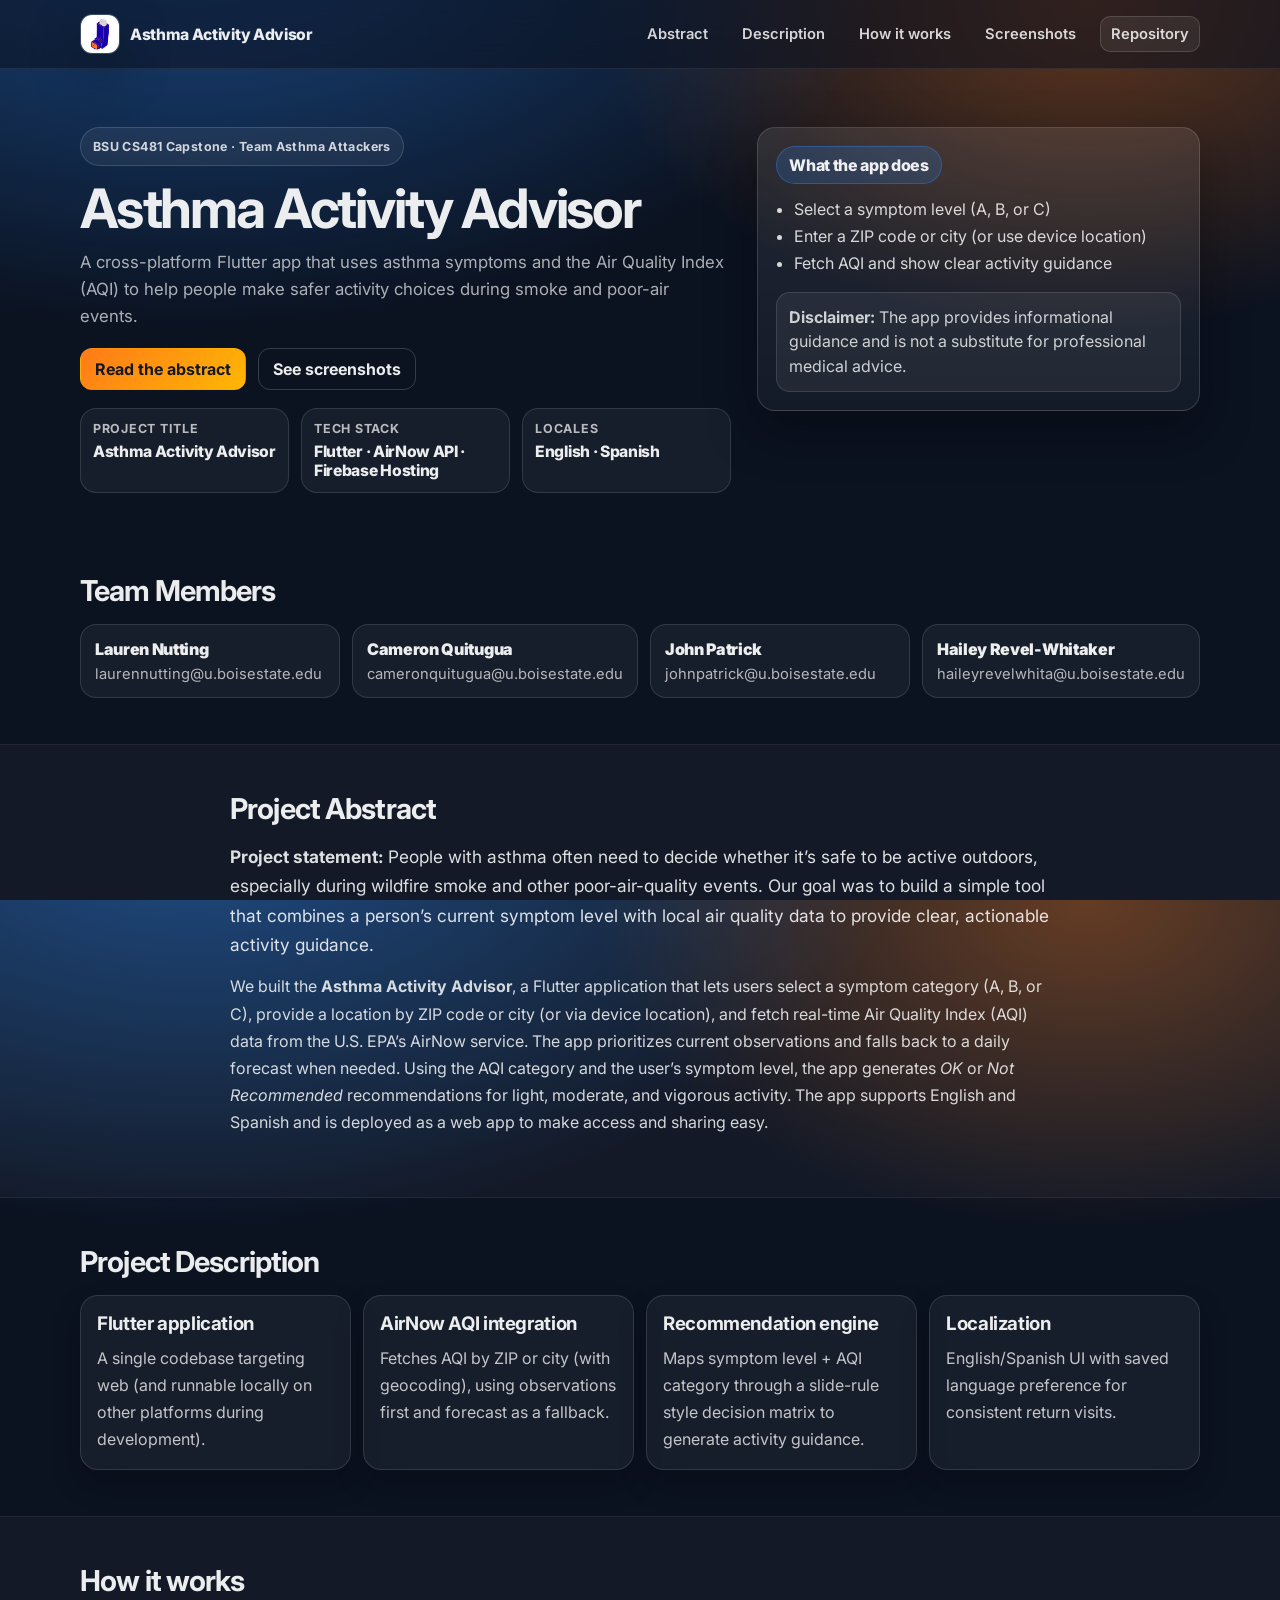
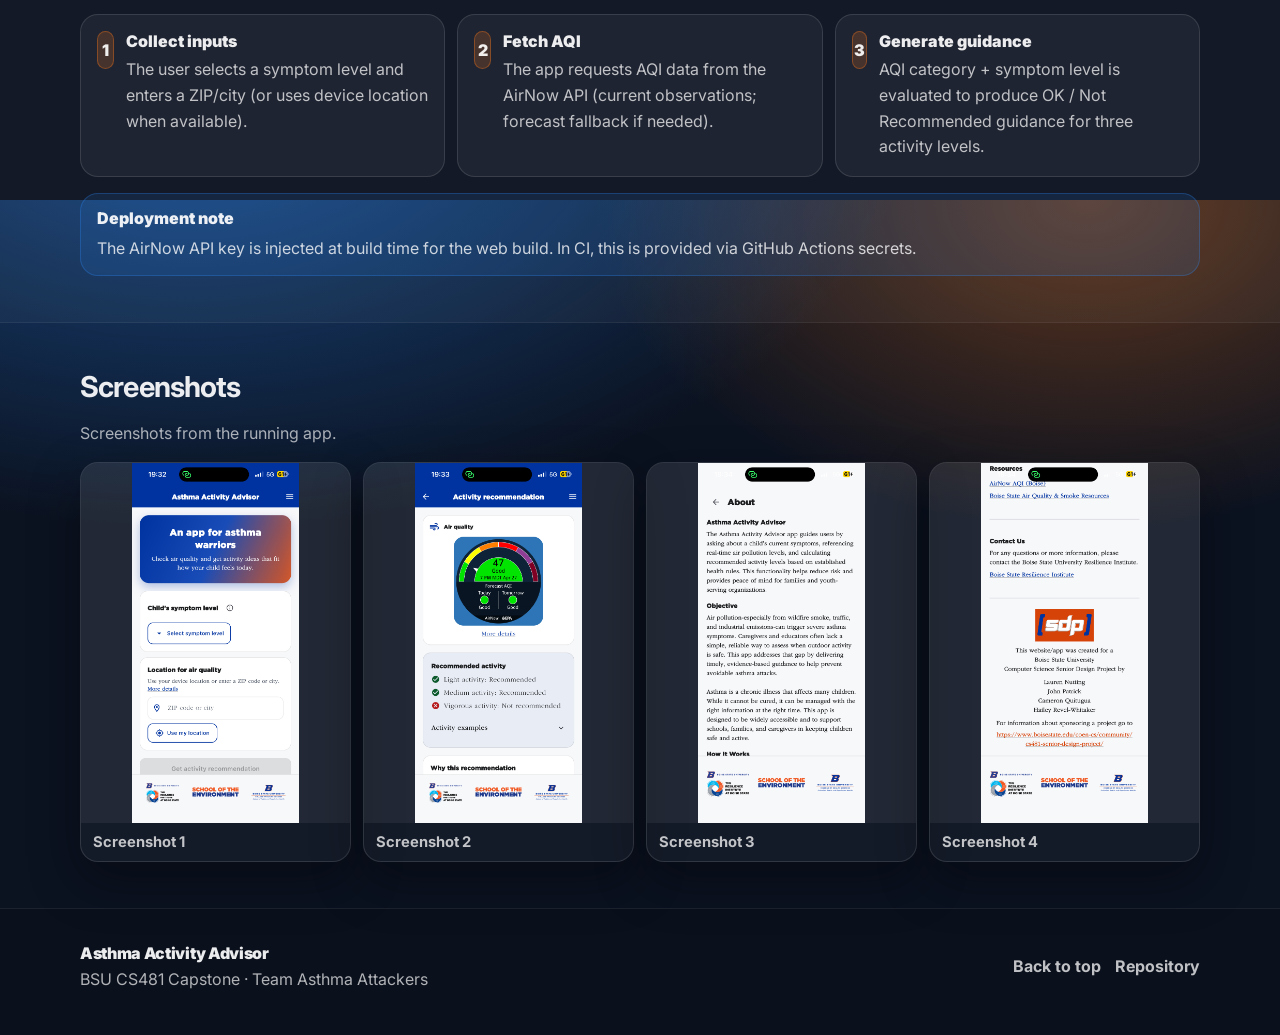
<file: docs/index.html>
<!doctype html>
<html lang="en">
  <head>
    <meta charset="utf-8" />
    <meta name="viewport" content="width=device-width, initial-scale=1" />
    <meta
      name="description"
      content="Asthma Activity Advisor: a Flutter app that combines asthma symptom levels with local Air Quality Index (AQI) data to recommend safer activity levels."
    />
    <title>Asthma Activity Advisor | GitHub Pages</title>

    <link rel="preconnect" href="https://fonts.googleapis.com" />
    <link rel="preconnect" href="https://fonts.gstatic.com" crossorigin />
    <link
      href="https://fonts.googleapis.com/css2?family=Inter:wght@400;500;600;700;800&display=swap"
      rel="stylesheet"
    />
    <link rel="stylesheet" href="./assets/style.css" />
  </head>

  <body>
    <header class="site-header">
      <nav class="nav container">
        <a class="brand" href="#top" aria-label="Asthma Activity Advisor home">
          <img
            class="brand-mark"
            src="./assets/logo.png"
            alt="Asthma Activity Advisor logo"
            width="40"
            height="40"
          />
          <span class="brand-name">Asthma Activity Advisor</span>
        </a>

        <div class="nav-links">
          <a href="#abstract">Abstract</a>
          <a href="#description">Description</a>
          <a href="#how-it-works">How it works</a>
          <a href="#screenshots">Screenshots</a>
          <a
            class="btn btn-secondary"
            href="https://github.com/cs481-ekh/s26-asthma-attackers"
            target="_blank"
            rel="noreferrer"
            >Repository</a
          >
        </div>
      </nav>
    </header>

    <main id="top">
      <section class="hero">
        <div class="container hero-grid">
          <div>
            <p class="kicker">BSU CS481 Capstone · Team Asthma Attackers</p>
            <h1 class="hero-title">Asthma Activity Advisor</h1>
            <p class="hero-subtitle">
              A cross-platform Flutter app that uses asthma symptoms and the
              Air Quality Index (AQI) to help people make safer activity choices
              during smoke and poor-air events.
            </p>

            <div class="hero-cta">
              <a class="btn btn-primary" href="#abstract">Read the abstract</a>
              <a class="btn btn-ghost" href="#screenshots">See screenshots</a>
            </div>

            <div class="meta">
              <div class="meta-card">
                <div class="meta-label">Project title</div>
                <div class="meta-value">Asthma Activity Advisor</div>
              </div>
              <div class="meta-card">
                <div class="meta-label">Tech stack</div>
                <div class="meta-value">Flutter · AirNow API · Firebase Hosting</div>
              </div>
              <div class="meta-card">
                <div class="meta-label">Locales</div>
                <div class="meta-value">English · Spanish</div>
              </div>
            </div>
          </div>

          <div class="hero-panel" aria-label="Highlights">
            <div class="hero-panel-inner">
              <div class="pill">What the app does</div>
              <ul class="checklist">
                <li>Select a symptom level (A, B, or C)</li>
                <li>Enter a ZIP code or city (or use device location)</li>
                <li>Fetch AQI and show clear activity guidance</li>
              </ul>
              <div class="hero-note">
                <strong>Disclaimer:</strong> The app provides informational
                guidance and is not a substitute for professional medical
                advice.
              </div>
            </div>
          </div>
        </div>
      </section>

      <section class="section" id="team">
        <div class="container">
          <h2>Team Members</h2>
          <div class="team-grid">
            <div class="person">
              <div class="person-name">Lauren Nutting</div>
              <div class="person-meta">laurennutting@u.boisestate.edu</div>
            </div>
            <div class="person">
              <div class="person-name">Cameron Quitugua</div>
              <div class="person-meta">cameronquitugua@u.boisestate.edu</div>
            </div>
            <div class="person">
              <div class="person-name">John Patrick</div>
              <div class="person-meta">johnpatrick@u.boisestate.edu</div>
            </div>
            <div class="person">
              <div class="person-name">Hailey Revel-Whitaker</div>
              <div class="person-meta">haileyrevelwhita@u.boisestate.edu</div>
            </div>
          </div>
        </div>
      </section>

      <section class="section section-alt" id="abstract">
        <div class="container narrow">
          <h2>Project Abstract</h2>
          <p class="lead">
            <strong>Project statement:</strong> People with asthma often need to
            decide whether it’s safe to be active outdoors, especially during
            wildfire smoke and other poor-air-quality events. Our goal was to
            build a simple tool that combines a person’s current symptom level
            with local air quality data to provide clear, actionable activity
            guidance.
          </p>
          <p>
            We built the <strong>Asthma Activity Advisor</strong>, a Flutter
            application that lets users select a symptom category (A, B, or C), provide
            a location by ZIP code or city (or via device location), and fetch
            real-time Air Quality Index (AQI) data from the U.S. EPA’s AirNow
            service. The app prioritizes current observations and falls back to
            a daily forecast when needed. Using the AQI category and the user’s
            symptom level, the app generates <em>OK</em> or
            <em>Not Recommended</em> recommendations for light, moderate, and
            vigorous activity. The app supports English and Spanish and is
            deployed as a web app to make access and sharing easy.
          </p>
        </div>
      </section>

      <section class="section" id="description">
        <div class="container">
          <h2>Project Description</h2>
          <div class="cards">
            <article class="card">
              <h3>Flutter application</h3>
              <p>
                A single codebase targeting web (and runnable locally on other
                platforms during development).
              </p>
            </article>
            <article class="card">
              <h3>AirNow AQI integration</h3>
              <p>
                Fetches AQI by ZIP or city (with geocoding), using observations
                first and forecast as a fallback.
              </p>
            </article>
            <article class="card">
              <h3>Recommendation engine</h3>
              <p>
                Maps symptom level + AQI category through a slide-rule style
                decision matrix to generate activity guidance.
              </p>
            </article>
            <article class="card">
              <h3>Localization</h3>
              <p>
                English/Spanish UI with saved language preference for consistent
                return visits.
              </p>
            </article>
          </div>
        </div>
      </section>

      <section class="section section-alt" id="how-it-works">
        <div class="container">
          <h2>How it works</h2>
          <div class="steps">
            <div class="step">
              <div class="step-num">1</div>
              <div>
                <div class="step-title">Collect inputs</div>
                <div class="step-body">
                  The user selects a symptom level and enters a ZIP/city (or
                  uses device location when available).
                </div>
              </div>
            </div>
            <div class="step">
              <div class="step-num">2</div>
              <div>
                <div class="step-title">Fetch AQI</div>
                <div class="step-body">
                  The app requests AQI data from the AirNow API (current
                  observations; forecast fallback if needed).
                </div>
              </div>
            </div>
            <div class="step">
              <div class="step-num">3</div>
              <div>
                <div class="step-title">Generate guidance</div>
                <div class="step-body">
                  AQI category + symptom level is evaluated to produce OK / Not
                  Recommended guidance for three activity levels.
                </div>
              </div>
            </div>
          </div>

          <div class="callout">
            <div class="callout-title">Deployment note</div>
            <div class="callout-body">
              The AirNow API key is injected at build time for the web build.
              In CI, this is provided via GitHub Actions secrets.
            </div>
          </div>
        </div>
      </section>

      <section class="section" id="screenshots">
        <div class="container">
          <h2>Screenshots</h2>
          <p class="muted">
            Screenshots from the running app.
          </p>

          <div class="gallery">
            <figure class="shot">
              <img
                src="./assets/screenshots/IMG_2138.PNG"
                alt="App screenshot 1"
                loading="lazy"
              />
              <figcaption>Screenshot 1</figcaption>
            </figure>
            <figure class="shot">
              <img
                src="./assets/screenshots/IMG_2140.PNG"
                alt="App screenshot 2"
                loading="lazy"
              />
              <figcaption>Screenshot 2</figcaption>
            </figure>
            <figure class="shot">
              <img
                src="./assets/screenshots/IMG_2144.PNG"
                alt="App screenshot 3"
                loading="lazy"
              />
              <figcaption>Screenshot 3</figcaption>
            </figure>
            <figure class="shot">
              <img
                src="./assets/screenshots/IMG_2145.PNG"
                alt="App screenshot 4"
                loading="lazy"
              />
              <figcaption>Screenshot 4</figcaption>
            </figure>
          </div>
        </div>
      </section>

      <footer class="footer">
        <div class="container footer-inner">
          <div>
            <div class="footer-title">Asthma Activity Advisor</div>
            <div class="footer-subtitle">
              BSU CS481 Capstone · Team Asthma Attackers
            </div>
          </div>
          <div class="footer-links">
            <a href="#top">Back to top</a>
            <a
              href="https://github.com/cs481-ekh/s26-asthma-attackers"
              target="_blank"
              rel="noreferrer"
              >Repository</a
            >
          </div>
        </div>
      </footer>
    </main>
  </body>
</html>
</file>
<file: docs/assets/style.css>
:root {
  --bg: #0b1220;
  --panel: rgba(255, 255, 255, 0.06);
  --panel-2: rgba(255, 255, 255, 0.08);
  --text: rgba(255, 255, 255, 0.92);
  --muted: rgba(255, 255, 255, 0.66);
  --border: rgba(255, 255, 255, 0.12);
  --shadow: 0 18px 50px rgba(0, 0, 0, 0.35);

  --brand: #ff7a18;
  --brand-2: #2b8cff;
  --ok: #25d366;
  --warn: #ffd166;
}

* {
  box-sizing: border-box;
}

html,
body {
  height: 100%;
}

body {
  margin: 0;
  font-family: Inter, system-ui, -apple-system, Segoe UI, Roboto, Helvetica,
    Arial, "Apple Color Emoji", "Segoe UI Emoji";
  color: var(--text);
  background: radial-gradient(
      1200px 700px at 15% -10%,
      rgba(43, 140, 255, 0.45),
      transparent 60%
    ),
    radial-gradient(
      900px 600px at 85% 0%,
      rgba(255, 122, 24, 0.35),
      transparent 55%
    ),
    var(--bg);
}

a {
  color: inherit;
  text-decoration: none;
}

code {
  font-family: ui-monospace, SFMono-Regular, Menlo, Monaco, Consolas,
    "Liberation Mono", "Courier New", monospace;
  background: rgba(255, 255, 255, 0.08);
  border: 1px solid rgba(255, 255, 255, 0.12);
  padding: 0.15rem 0.4rem;
  border-radius: 10px;
  color: rgba(255, 255, 255, 0.9);
}

.container {
  width: min(1120px, calc(100% - 40px));
  margin: 0 auto;
}

.narrow {
  width: min(820px, calc(100% - 40px));
}

.site-header {
  position: sticky;
  top: 0;
  z-index: 30;
  backdrop-filter: blur(14px);
  background: rgba(11, 18, 32, 0.55);
  border-bottom: 1px solid rgba(255, 255, 255, 0.08);
}

.nav {
  display: flex;
  align-items: center;
  justify-content: space-between;
  padding: 14px 0;
  gap: 16px;
}

.brand {
  display: inline-flex;
  align-items: center;
  gap: 10px;
  font-weight: 800;
  letter-spacing: -0.02em;
}

.brand-mark {
  display: block;
  width: 40px;
  height: 40px;
  border-radius: 12px;
  box-shadow: var(--shadow);
  border: 1px solid rgba(255, 255, 255, 0.14);
  background: rgba(255, 255, 255, 0.06);
  object-fit: cover;
}

.brand-name {
  font-size: 0.98rem;
}

.nav-links {
  display: flex;
  align-items: center;
  gap: 14px;
  flex-wrap: wrap;
  justify-content: flex-end;
}

.nav-links a {
  color: rgba(255, 255, 255, 0.82);
  font-weight: 600;
  font-size: 0.92rem;
  padding: 8px 10px;
  border-radius: 10px;
}

.nav-links a:hover {
  background: rgba(255, 255, 255, 0.07);
}

.btn {
  display: inline-flex;
  align-items: center;
  justify-content: center;
  border-radius: 12px;
  padding: 10px 14px;
  font-weight: 700;
  border: 1px solid transparent;
  transition: transform 120ms ease, background 120ms ease, border 120ms ease;
}

.btn:hover {
  transform: translateY(-1px);
}

.btn-primary {
  background: linear-gradient(135deg, var(--brand), #ffb703);
  color: #141823;
}

.btn-secondary {
  background: rgba(255, 255, 255, 0.07);
  border: 1px solid rgba(255, 255, 255, 0.14);
}

.btn-ghost {
  background: transparent;
  border: 1px solid rgba(255, 255, 255, 0.18);
}

.hero {
  padding: 58px 0 34px;
}

.hero-grid {
  display: grid;
  gap: 26px;
  grid-template-columns: 1.25fr 0.85fr;
  align-items: start;
}

.kicker {
  display: inline-block;
  margin: 0 0 14px;
  padding: 8px 12px;
  border-radius: 999px;
  border: 1px solid rgba(255, 255, 255, 0.14);
  background: rgba(255, 255, 255, 0.06);
  color: rgba(255, 255, 255, 0.8);
  font-weight: 700;
  letter-spacing: 0.03em;
  font-size: 0.78rem;
}

.hero-title {
  margin: 0 0 12px;
  font-size: clamp(2.2rem, 4.3vw, 3.4rem);
  line-height: 1.05;
  letter-spacing: -0.04em;
}

.hero-subtitle {
  margin: 0 0 18px;
  color: var(--muted);
  font-size: 1.05rem;
  line-height: 1.6;
}

.hero-cta {
  display: flex;
  gap: 12px;
  flex-wrap: wrap;
  margin-bottom: 18px;
}

.meta {
  display: grid;
  grid-template-columns: repeat(3, 1fr);
  gap: 12px;
  margin-top: 12px;
}

.meta-card {
  border: 1px solid rgba(255, 255, 255, 0.12);
  background: rgba(255, 255, 255, 0.05);
  border-radius: 16px;
  padding: 12px 12px;
}

.meta-label {
  font-size: 0.78rem;
  color: rgba(255, 255, 255, 0.7);
  font-weight: 700;
  text-transform: uppercase;
  letter-spacing: 0.06em;
}

.meta-value {
  margin-top: 6px;
  font-weight: 800;
  letter-spacing: -0.02em;
  font-size: 0.98rem;
}

.hero-panel {
  border: 1px solid rgba(255, 255, 255, 0.14);
  background: linear-gradient(
    180deg,
    rgba(255, 255, 255, 0.09),
    rgba(255, 255, 255, 0.04)
  );
  border-radius: 18px;
  box-shadow: var(--shadow);
  overflow: hidden;
}

.hero-panel-inner {
  padding: 18px;
}

.pill {
  display: inline-block;
  padding: 8px 12px;
  border-radius: 999px;
  background: rgba(43, 140, 255, 0.18);
  border: 1px solid rgba(43, 140, 255, 0.35);
  font-weight: 800;
  letter-spacing: -0.02em;
  margin-bottom: 12px;
}

.checklist {
  margin: 0;
  padding: 0 0 0 18px;
  color: rgba(255, 255, 255, 0.82);
  line-height: 1.7;
}

.hero-note {
  margin-top: 14px;
  padding: 12px 12px;
  border-radius: 14px;
  background: rgba(255, 255, 255, 0.06);
  border: 1px solid rgba(255, 255, 255, 0.12);
  color: rgba(255, 255, 255, 0.78);
  line-height: 1.55;
}

.section {
  padding: 46px 0;
}

.section-alt {
  background: rgba(255, 255, 255, 0.03);
  border-top: 1px solid rgba(255, 255, 255, 0.06);
  border-bottom: 1px solid rgba(255, 255, 255, 0.06);
}

h2 {
  margin: 0 0 16px;
  letter-spacing: -0.03em;
  font-size: 1.8rem;
}

h3 {
  margin: 0 0 10px;
  letter-spacing: -0.02em;
}

p {
  margin: 0 0 14px;
  line-height: 1.7;
  color: rgba(255, 255, 255, 0.82);
}

.lead {
  font-size: 1.08rem;
  color: rgba(255, 255, 255, 0.86);
}

.muted {
  color: rgba(255, 255, 255, 0.66);
}

.team-grid {
  display: grid;
  grid-template-columns: repeat(4, 1fr);
  gap: 12px;
}

.person {
  border: 1px solid rgba(255, 255, 255, 0.12);
  background: rgba(255, 255, 255, 0.05);
  border-radius: 16px;
  padding: 14px;
}

.person-name {
  font-weight: 900;
  letter-spacing: -0.02em;
}

.person-meta {
  margin-top: 6px;
  font-size: 0.92rem;
  color: rgba(255, 255, 255, 0.68);
}

.cards {
  display: grid;
  grid-template-columns: repeat(4, 1fr);
  gap: 12px;
}

.card {
  border-radius: 18px;
  border: 1px solid rgba(255, 255, 255, 0.12);
  background: rgba(255, 255, 255, 0.05);
  padding: 16px;
  box-shadow: 0 14px 30px rgba(0, 0, 0, 0.2);
}

.card p {
  margin: 0;
  color: rgba(255, 255, 255, 0.74);
}

.steps {
  display: grid;
  grid-template-columns: repeat(3, 1fr);
  gap: 12px;
}

.step {
  display: flex;
  gap: 12px;
  padding: 16px;
  border-radius: 18px;
  border: 1px solid rgba(255, 255, 255, 0.12);
  background: rgba(255, 255, 255, 0.05);
}

.step-num {
  width: 38px;
  height: 38px;
  border-radius: 12px;
  display: inline-flex;
  align-items: center;
  justify-content: center;
  font-weight: 900;
  background: rgba(255, 122, 24, 0.18);
  border: 1px solid rgba(255, 122, 24, 0.35);
}

.step-title {
  font-weight: 900;
  margin-bottom: 6px;
}

.step-body {
  color: rgba(255, 255, 255, 0.72);
  line-height: 1.6;
}

.callout {
  margin-top: 16px;
  padding: 14px 16px;
  border-radius: 18px;
  background: rgba(43, 140, 255, 0.12);
  border: 1px solid rgba(43, 140, 255, 0.28);
}

.callout-title {
  font-weight: 900;
  margin-bottom: 8px;
}

.callout-body {
  color: rgba(255, 255, 255, 0.78);
  line-height: 1.6;
}

.gallery {
  margin-top: 14px;
  display: grid;
  grid-template-columns: repeat(4, 1fr);
  gap: 12px;
}

.shot {
  margin: 0;
  border-radius: 18px;
  overflow: hidden;
  border: 1px solid rgba(255, 255, 255, 0.12);
  background: rgba(255, 255, 255, 0.04);
  box-shadow: var(--shadow);
}

.shot img {
  display: block;
  width: 100%;
  height: 360px;
  object-fit: contain;
  background: rgba(255, 255, 255, 0.06);
}

.shot figcaption {
  padding: 10px 12px;
  color: rgba(255, 255, 255, 0.74);
  font-weight: 700;
  font-size: 0.92rem;
}

.footer {
  padding: 34px 0 46px;
  border-top: 1px solid rgba(255, 255, 255, 0.08);
  background: rgba(0, 0, 0, 0.12);
}

.footer-inner {
  display: flex;
  align-items: center;
  justify-content: space-between;
  gap: 16px;
  flex-wrap: wrap;
}

.footer-title {
  font-weight: 900;
  letter-spacing: -0.02em;
}

.footer-subtitle {
  margin-top: 6px;
  color: rgba(255, 255, 255, 0.68);
}

.footer-links {
  display: flex;
  gap: 14px;
  flex-wrap: wrap;
  justify-content: flex-end;
}

.footer-links a {
  color: rgba(255, 255, 255, 0.74);
  font-weight: 700;
}

.footer-links a:hover {
  color: rgba(255, 255, 255, 0.92);
}

@media (max-width: 980px) {
  .hero-grid {
    grid-template-columns: 1fr;
  }
  .cards,
  .steps,
  .gallery,
  .team-grid {
    grid-template-columns: repeat(2, 1fr);
  }
  .shot img {
    height: 340px;
  }
}

@media (max-width: 620px) {
  .meta {
    grid-template-columns: 1fr;
  }
  .cards,
  .steps,
  .gallery,
  .team-grid {
    grid-template-columns: 1fr;
  }
  .nav-links a {
    padding: 8px 8px;
  }
}
</file>
